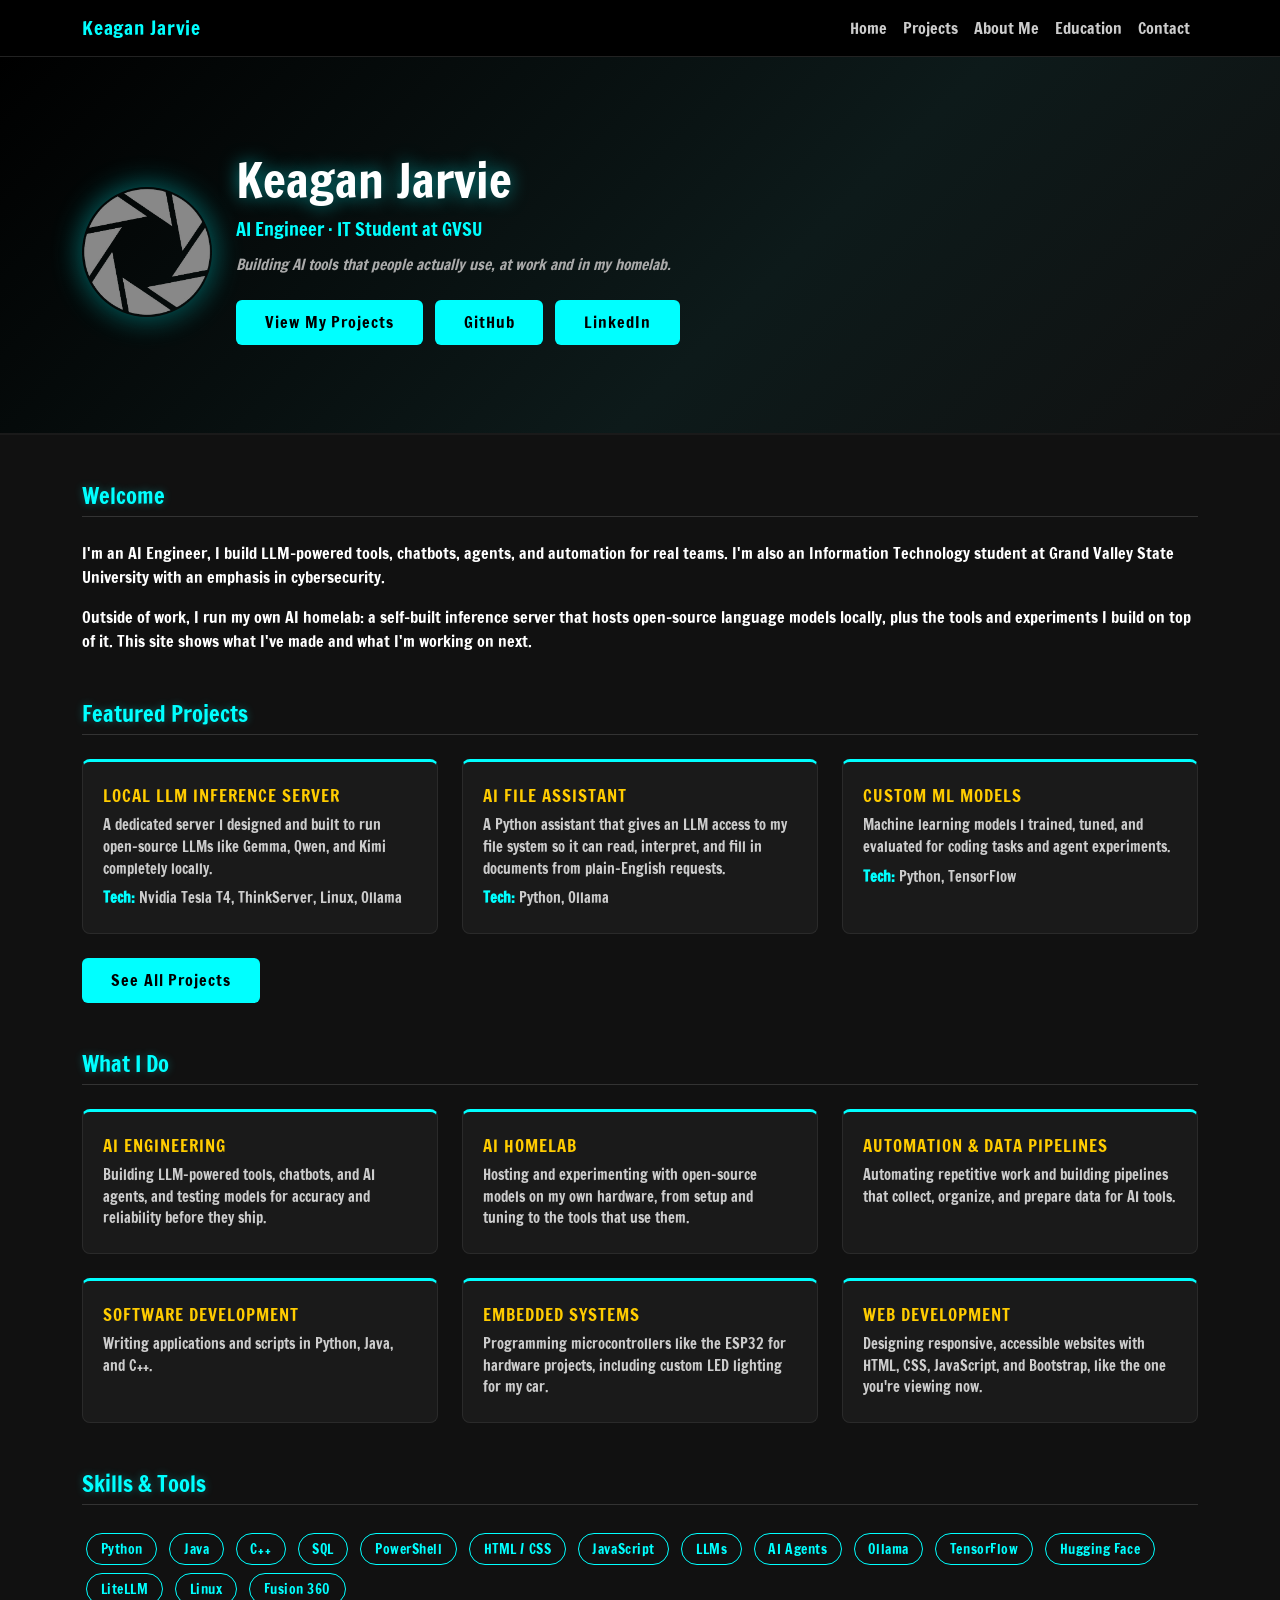
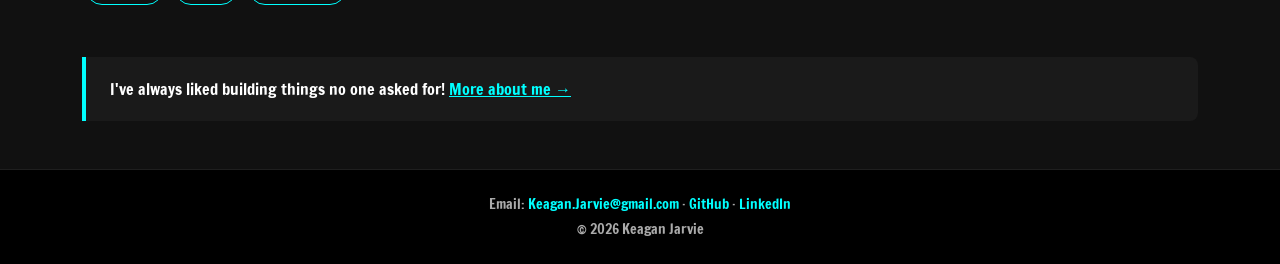
<file: index.html>
<!doctype html>

<!-- Keagan Jarvie, index.html | Updated 11/17/2026 -->

<html lang="en">
  <head>
    <meta charset="utf-8">
    <meta name="viewport" content="width=device-width, initial-scale=1">
    <meta name="description" content="Keagan Jarvie – AI Engineer at Dematic and IT student at Grand Valley State University. Portfolio of LLM tools, AI agents, and a self-hosted AI homelab.">
    <title>Keagan Jarvie | AI Engineer &amp; IT Student</title>

    <link href="https://cdn.jsdelivr.net/npm/bootstrap@5.3.3/dist/css/bootstrap.min.css" rel="stylesheet" integrity="sha384-QWTKZyjpPEjISv5WaRU9OFeRpok6YctnYmDr5pNlyT2bRjXh0JMhjY6hW+ALEwIH" crossorigin="anonymous">
    <link rel="preconnect" href="https://fonts.googleapis.com">
    <link rel="preconnect" href="https://fonts.gstatic.com" crossorigin>
    <link href="https://fonts.googleapis.com/css2?family=Francois+One&family=Roboto+Slab:wght@100..900&display=swap" rel="stylesheet">
    <link rel="stylesheet" href="css/styles.css">
  </head>
  <body>

    <nav class="navbar navbar-expand-md fixed-top">
      <div class="container">
        <a class="navbar-brand" href="index.html">Keagan Jarvie</a>

        <button class="navbar-toggler" type="button"
                data-bs-toggle="collapse" data-bs-target="#navbarMain"
                aria-controls="navbarMain" aria-expanded="false"
                aria-label="Toggle navigation">
          <span class="navbar-toggler-icon"></span>
        </button>

        <div class="collapse navbar-collapse" id="navbarMain">
          <ul class="navbar-nav ms-auto">
            <li class="nav-item"><a class="nav-link active" aria-current="page" href="index.html">Home</a></li>
            <li class="nav-item"><a class="nav-link" href="projects.html">Projects</a></li>
            <li class="nav-item"><a class="nav-link" href="about.html">About Me</a></li>
            <li class="nav-item"><a class="nav-link" href="education.html">Education</a></li>
            <li class="nav-item"><a class="nav-link" href="contact.html">Contact</a></li>
          </ul>
        </div>
      </div>
    </nav>

    <header class="hero">
      <div class="container">
        <div class="row align-items-center g-4">

          <div class="col-md-auto text-center">
            <img src="images/aperture_transparent.png"
                 alt="Photo of Keagan Jarvie"
                 class="profile-img img-fluid">
          </div>

          <div class="col-md">
            <h1>Keagan Jarvie</h1>
            <p class="subtitle">AI Engineer &middot; IT Student at GVSU</p>
            <p class="tagline">Building AI tools that people actually use, at work and in my homelab.</p>
            <a href="projects.html" class="btn btn-hero me-2 mb-2">View My Projects</a>
            <a href="https://github.com/Ktjarv" class="btn btn-hero me-2 mb-2" target="_blank" rel="noopener">GitHub</a>
            <a href="https://www.linkedin.com/in/keagan-jarvie" class="btn btn-hero mb-2" target="_blank" rel="noopener">LinkedIn</a>
          </div>

        </div>
      </div>
    </header>

    <main class="container my-5">

      <section class="mb-5">
        <h2 class="section-heading">Welcome</h2>
        <p>
          I'm an AI Engineer,  I build LLM-powered tools, chatbots,
          agents, and automation for real teams. I'm also an Information Technology
          student at Grand Valley State University with an emphasis in cybersecurity.
        </p>
        <p>
          Outside of work, I run my own AI homelab: a self-built inference server that
          hosts open-source language models locally, plus the tools and experiments I
          build on top of it. This site shows what I've made and what I'm working on next.
        </p>
      </section>

      <section class="mb-5">
        <h2 class="section-heading">Featured Projects</h2>
        <div class="row g-4">

          <div class="col-md-4">
            <div class="feature-card">
              <h3>Local LLM Inference Server</h3>
              <p>A dedicated server I designed and built to run open-source LLMs like Gemma, Qwen, and Kimi completely locally.</p>
              <p class="mt-2"><strong style="color: var(--cyan);">Tech:</strong> Nvidia Tesla T4, ThinkServer, Linux, Ollama</p>
            </div>
          </div>

          <div class="col-md-4">
            <div class="feature-card">
              <h3>AI File Assistant</h3>
              <p>A Python assistant that gives an LLM access to my file system so it can read, interpret, and fill in documents from plain-English requests.</p>
              <p class="mt-2"><strong style="color: var(--cyan);">Tech:</strong> Python, Ollama</p>
            </div>
          </div>

          <div class="col-md-4">
            <div class="feature-card">
              <h3>Custom ML Models</h3>
              <p>Machine learning models I trained, tuned, and evaluated for coding tasks and agent experiments.</p>
              <p class="mt-2"><strong style="color: var(--cyan);">Tech:</strong> Python, TensorFlow</p>
            </div>
          </div>

        </div>
        <p class="mt-4 mb-0"><a href="projects.html" class="btn btn-hero">See All Projects</a></p>
      </section>

      <section class="mb-5">
        <h2 class="section-heading">What I Do</h2>
        <div class="row g-4">

          <div class="col-sm-6 col-lg-4">
            <div class="feature-card">
              <h3>AI Engineering</h3>
              <p>Building LLM-powered tools, chatbots, and AI agents, and testing models for accuracy and reliability before they ship.</p>
            </div>
          </div>

          <div class="col-sm-6 col-lg-4">
            <div class="feature-card">
              <h3>AI Homelab</h3>
              <p>Hosting and experimenting with open-source models on my own hardware, from setup and tuning to the tools that use them.</p>
            </div>
          </div>

          <div class="col-sm-6 col-lg-4">
            <div class="feature-card">
              <h3>Automation &amp; Data Pipelines</h3>
              <p>Automating repetitive work and building pipelines that collect, organize, and prepare data for AI tools.</p>
            </div>
          </div>

          <div class="col-sm-6 col-lg-4">
            <div class="feature-card">
              <h3>Software Development</h3>
              <p>Writing applications and scripts in Python, Java, and C++.</p>
            </div>
          </div>

          <div class="col-sm-6 col-lg-4">
            <div class="feature-card">
              <h3>Embedded Systems</h3>
              <p>Programming microcontrollers like the ESP32 for hardware projects, including custom LED lighting for my car.</p>
            </div>
          </div>

          <div class="col-sm-6 col-lg-4">
            <div class="feature-card">
              <h3>Web Development</h3>
              <p>Designing responsive, accessible websites with HTML, CSS, JavaScript, and Bootstrap, like the one you're viewing now.</p>
            </div>
          </div>

        </div>
      </section>

      <section class="mb-5">
        <h2 class="section-heading">Skills &amp; Tools</h2>
        <div>
          <span class="skill-badge">Python</span>
          <span class="skill-badge">Java</span>
          <span class="skill-badge">C++</span>
          <span class="skill-badge">SQL</span>
          <span class="skill-badge">PowerShell</span>
          <span class="skill-badge">HTML / CSS</span>
          <span class="skill-badge">JavaScript</span>
          <span class="skill-badge">LLMs</span>
          <span class="skill-badge">AI Agents</span>
          <span class="skill-badge">Ollama</span>
          <span class="skill-badge">TensorFlow</span>
          <span class="skill-badge">Hugging Face</span>
          <span class="skill-badge">LiteLLM</span>
          <span class="skill-badge">Linux</span>
          <span class="skill-badge">Fusion 360</span>
        </div>
      </section>

      <section class="mb-5">
        <div class="about-strip">
          <p class="mb-0">
            I've always liked building things no one asked for!
            <a href="about.html" style="color: var(--cyan);">More about me &rarr;</a>
          </p>
        </div>
      </section>

    </main>

    <footer class="text-center py-4">
      <div class="container">
        <p class="mb-1">
          Email: <a href="mailto:Keagan.Jarvie@gmail.com">Keagan.Jarvie@gmail.com</a>
          &middot; <a href="https://github.com/Ktjarv" target="_blank" rel="noopener">GitHub</a>
          &middot; <a href="https://www.linkedin.com/in/keagan-jarvie" target="_blank" rel="noopener">LinkedIn</a>
        </p>
        <p class="mb-0">&copy; 2026 Keagan Jarvie</p>
      </div>
    </footer>

    <script src="https://cdn.jsdelivr.net/npm/bootstrap@5.3.3/dist/js/bootstrap.bundle.min.js" integrity="sha384-YvpcrYf0tY3lHB60NNkmXc4s9bIOgUxi8T/jzmUiR2gXShAQX0C4KlHowRXjzjNA" crossorigin="anonymous"></script>
    <script src="scripts/script.js"></script>

  </body>
</html>
</file>
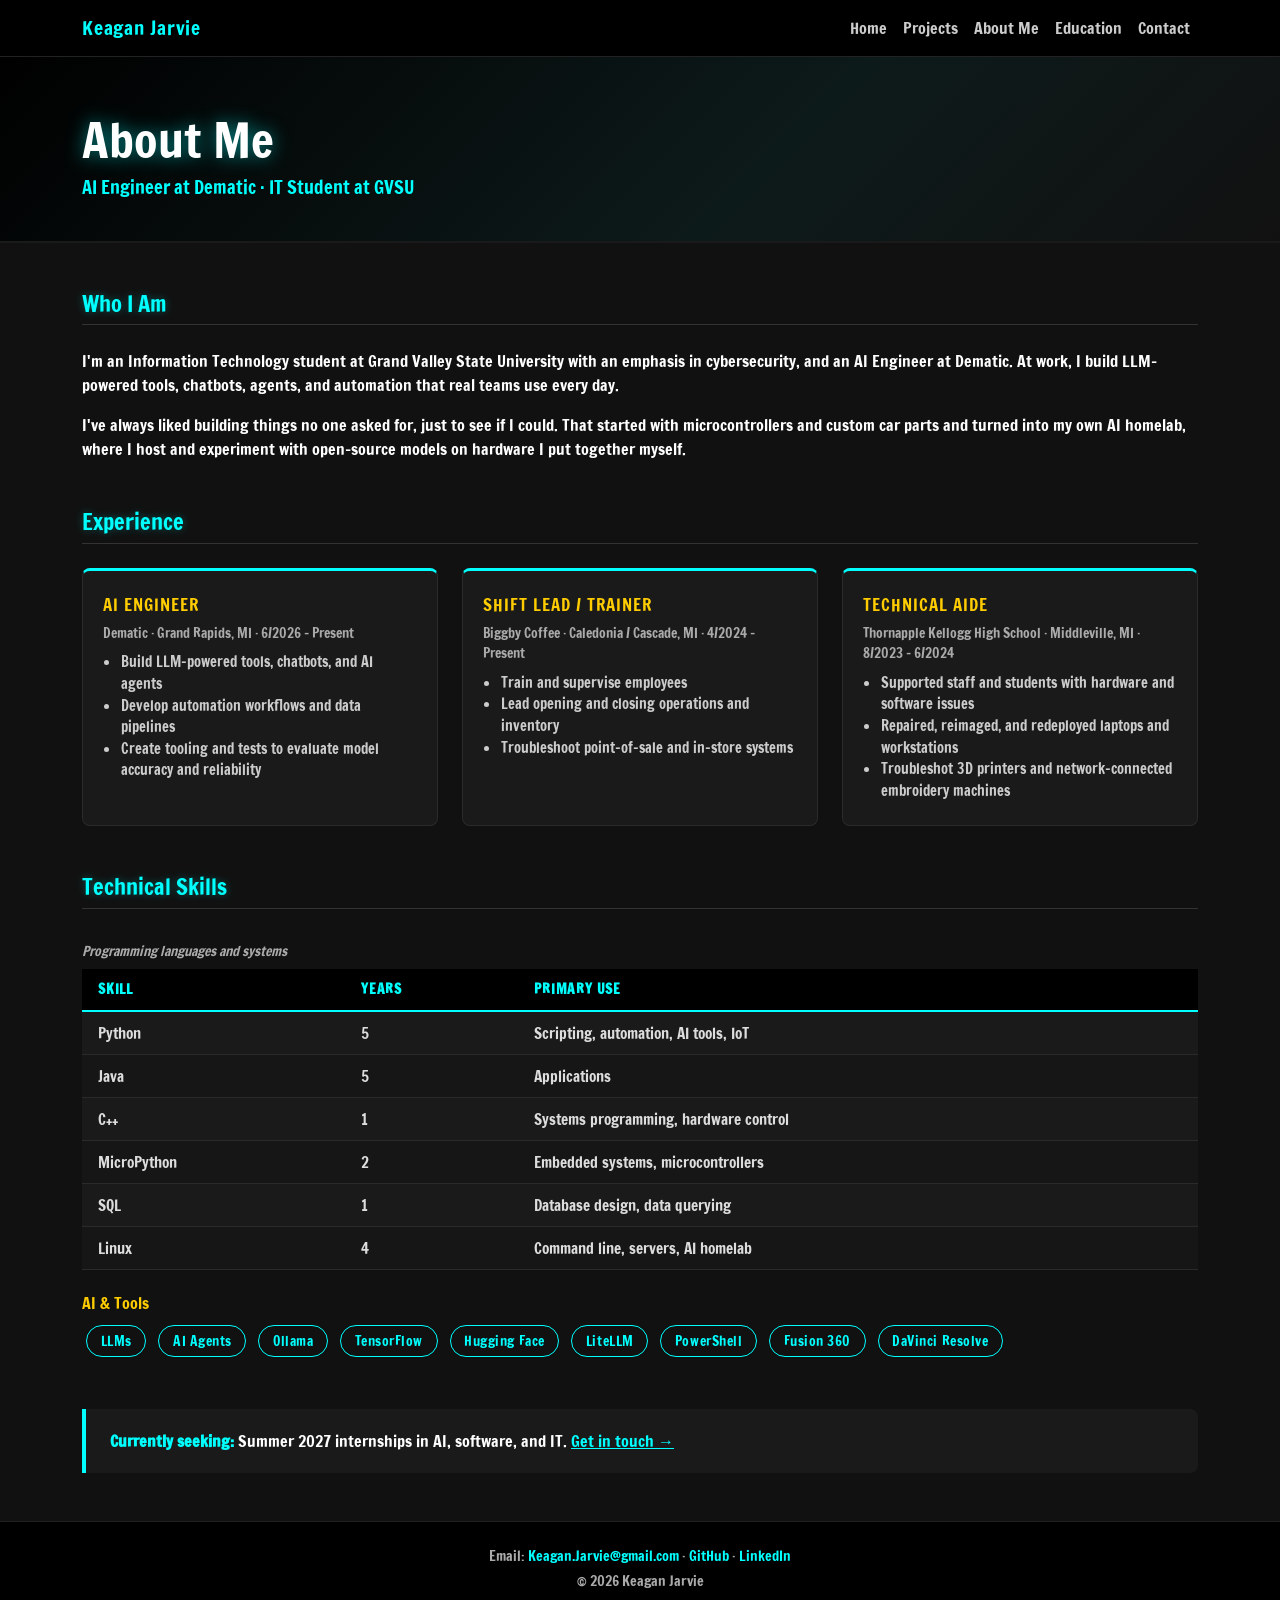
<file: about.html>
<!doctype html>

<!-- Keagan Jarvie, about.html | Updated 11/17/2026 -->

<html lang="en">
  <head>
    <meta charset="utf-8">
    <meta name="viewport" content="width=device-width, initial-scale=1">
    <meta name="description" content="About Keagan Jarvie: AI Engineer at Dematic and Information Technology student at Grand Valley State University.">
    <title>About Me | Keagan Jarvie</title>

    <link href="https://cdn.jsdelivr.net/npm/bootstrap@5.3.3/dist/css/bootstrap.min.css" rel="stylesheet" integrity="sha384-QWTKZyjpPEjISv5WaRU9OFeRpok6YctnYmDr5pNlyT2bRjXh0JMhjY6hW+ALEwIH" crossorigin="anonymous">
    <link rel="preconnect" href="https://fonts.googleapis.com">
    <link rel="preconnect" href="https://fonts.gstatic.com" crossorigin>
    <link href="https://fonts.googleapis.com/css2?family=Francois+One&family=Roboto+Slab:wght@100..900&display=swap" rel="stylesheet">
    <link rel="stylesheet" href="css/styles.css">
  </head>
  <body>

    <nav class="navbar navbar-expand-md fixed-top">
      <div class="container">
        <a class="navbar-brand" href="index.html">Keagan Jarvie</a>

        <button class="navbar-toggler" type="button"
                data-bs-toggle="collapse" data-bs-target="#navbarMain"
                aria-controls="navbarMain" aria-expanded="false"
                aria-label="Toggle navigation">
          <span class="navbar-toggler-icon"></span>
        </button>

        <div class="collapse navbar-collapse" id="navbarMain">
          <ul class="navbar-nav ms-auto">
            <li class="nav-item"><a class="nav-link" href="index.html">Home</a></li>
            <li class="nav-item"><a class="nav-link" href="projects.html">Projects</a></li>
            <li class="nav-item"><a class="nav-link active" aria-current="page" href="about.html">About Me</a></li>
            <li class="nav-item"><a class="nav-link" href="education.html">Education</a></li>
            <li class="nav-item"><a class="nav-link" href="contact.html">Contact</a></li>
          </ul>
        </div>
      </div>
    </nav>

    <header class="hero page-hero">
      <div class="container">
        <h1>About Me</h1>
        <p class="subtitle mb-0">AI Engineer at Dematic &middot; IT Student at GVSU</p>
      </div>
    </header>

    <main class="container my-5">
      <section class="mb-5">
        <h2 class="section-heading">Who I Am</h2>
        <p>
          I'm an Information Technology student at Grand Valley State University with an emphasis in
          cybersecurity, and an AI Engineer at Dematic. At work, I build LLM-powered tools, chatbots,
          agents, and automation that real teams use every day.
        </p>
        <p>
          I've always liked building things no one asked for, just to see if I could. That started with
          microcontrollers and custom car parts and turned into my own AI homelab, where I host and
          experiment with open-source models on hardware I put together myself.
        </p>
      </section>

      <section class="mb-5">
        <h2 class="section-heading">Experience</h2>
        <div class="row g-4">
          <div class="col-md-6 col-lg-4">
            <div class="feature-card">
              <h3>AI Engineer</h3>
              <p class="meta">Dematic &middot; Grand Rapids, MI &middot; 6/2026 &ndash; Present</p>
              <ul>
                <li>Build LLM-powered tools, chatbots, and AI agents</li>
                <li>Develop automation workflows and data pipelines</li>
                <li>Create tooling and tests to evaluate model accuracy and reliability</li>
              </ul>
            </div>
          </div>

          <div class="col-md-6 col-lg-4">
            <div class="feature-card">
              <h3>Shift Lead / Trainer</h3>
              <p class="meta">Biggby Coffee &middot; Caledonia / Cascade, MI &middot; 4/2024 &ndash; Present</p>
              <ul>
                <li>Train and supervise employees</li>
                <li>Lead opening and closing operations and inventory</li>
                <li>Troubleshoot point-of-sale and in-store systems</li>
              </ul>
            </div>
          </div>

          <div class="col-md-6 col-lg-4">
            <div class="feature-card">
              <h3>Technical Aide</h3>
              <p class="meta">Thornapple Kellogg High School &middot; Middleville, MI &middot; 8/2023 &ndash; 6/2024</p>
              <ul>
                <li>Supported staff and students with hardware and software issues</li>
                <li>Repaired, reimaged, and redeployed laptops and workstations</li>
                <li>Troubleshot 3D printers and network-connected embroidery machines</li>
              </ul>
            </div>
          </div>
        </div>
      </section>

      <section class="mb-5">
        <h2 class="section-heading">Technical Skills</h2>
        <div class="table-responsive">
          <table class="skills-table">
            <caption>Programming languages and systems</caption>
            <thead>
              <tr><th scope="col">Skill</th><th scope="col">Years</th><th scope="col">Primary Use</th></tr>
            </thead>
            <tbody>
              <tr><td>Python</td><td>5</td><td>Scripting, automation, AI tools, IoT</td></tr>
              <tr><td>Java</td><td>5</td><td>Applications</td></tr>
              <tr><td>C++</td><td>1</td><td>Systems programming, hardware control</td></tr>
              <tr><td>MicroPython</td><td>2</td><td>Embedded systems, microcontrollers</td></tr>
              <tr><td>SQL</td><td>1</td><td>Database design, data querying</td></tr>
              <tr><td>Linux</td><td>4</td><td>Command line, servers, AI homelab</td></tr>
            </tbody>
          </table>
        </div>
        <h3 class="h6 mt-4 mb-2" style="color: var(--gold);">AI &amp; Tools</h3>
        <div>
          <span class="skill-badge">LLMs</span>
          <span class="skill-badge">AI Agents</span>
          <span class="skill-badge">Ollama</span>
          <span class="skill-badge">TensorFlow</span>
          <span class="skill-badge">Hugging Face</span>
          <span class="skill-badge">LiteLLM</span>
          <span class="skill-badge">PowerShell</span>
          <span class="skill-badge">Fusion 360</span>
          <span class="skill-badge">DaVinci Resolve</span>
        </div>
      </section>

      <section class="mb-5">
        <div class="about-strip">
          <p class="mb-0"><strong style="color: var(--cyan);">Currently seeking:</strong>
          Summer 2027 internships in AI, software, and IT. <a href="contact.html">Get in touch &rarr;</a></p>
        </div>
      </section>
    </main>

    <footer class="text-center py-4">
      <div class="container">
        <p class="mb-1">
          Email: <a href="mailto:Keagan.Jarvie@gmail.com">Keagan.Jarvie@gmail.com</a>
          &middot; <a href="https://github.com/Ktjarv" target="_blank" rel="noopener">GitHub</a>
          &middot; <a href="https://www.linkedin.com/in/keagan-jarvie" target="_blank" rel="noopener">LinkedIn</a>
        </p>
        <p class="mb-0">&copy; 2026 Keagan Jarvie</p>
      </div>
    </footer>

    <script src="https://cdn.jsdelivr.net/npm/bootstrap@5.3.3/dist/js/bootstrap.bundle.min.js" integrity="sha384-YvpcrYf0tY3lHB60NNkmXc4s9bIOgUxi8T/jzmUiR2gXShAQX0C4KlHowRXjzjNA" crossorigin="anonymous"></script>
    <script src="scripts/script.js"></script>

  </body>
</html>
</file>
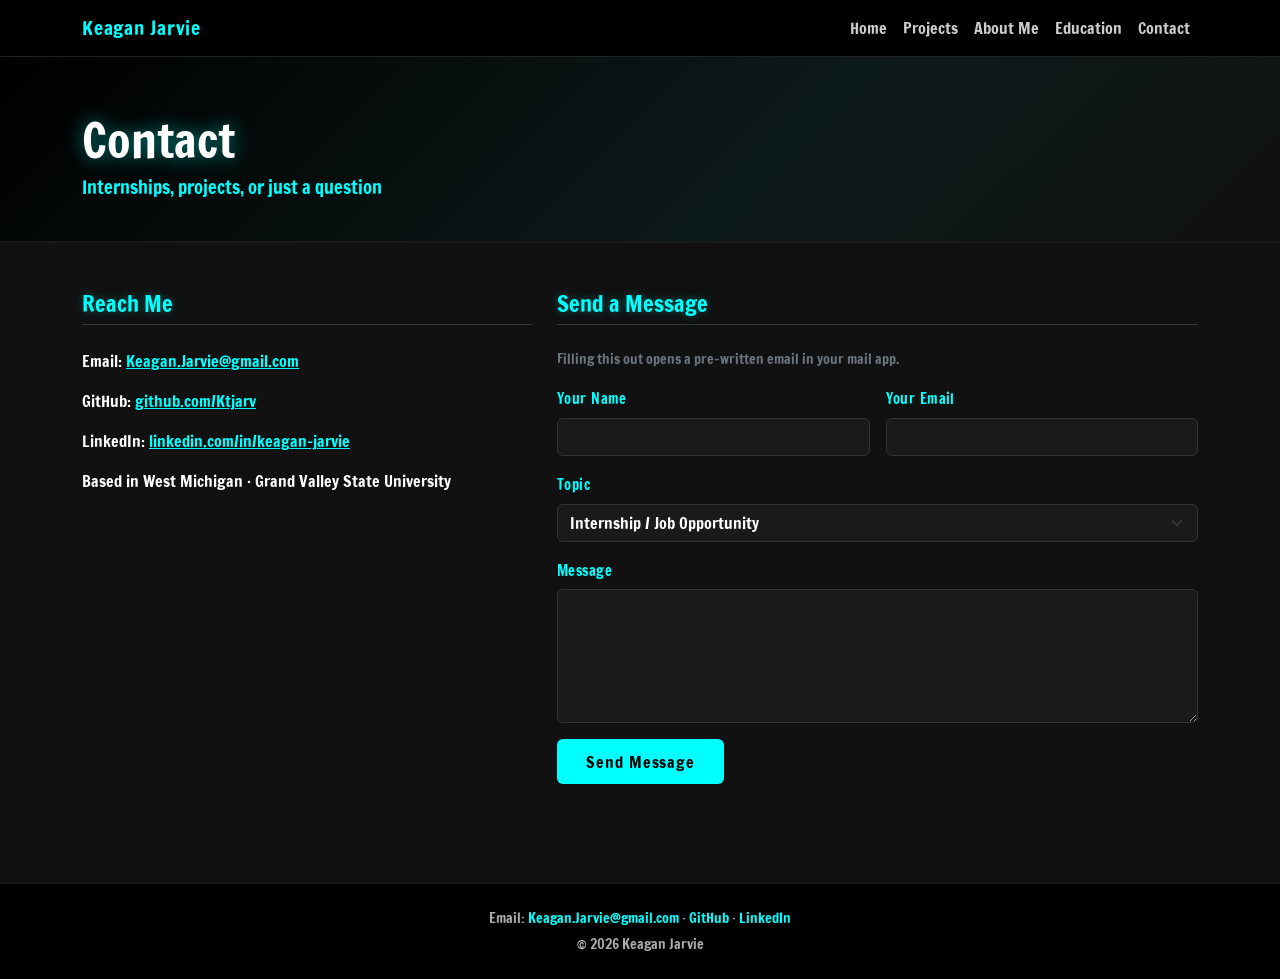
<file: contact.html>
<!doctype html>

<!-- Keagan Jarvie, contact.html | Updated 11/17/2026 -->

<html lang="en">
  <head>
    <meta charset="utf-8">
    <meta name="viewport" content="width=device-width, initial-scale=1">
    <meta name="description" content="Contact Keagan Jarvie about internships, projects, or collaboration.">
    <title>Contact | Keagan Jarvie</title>

    <link href="https://cdn.jsdelivr.net/npm/bootstrap@5.3.3/dist/css/bootstrap.min.css" rel="stylesheet" integrity="sha384-QWTKZyjpPEjISv5WaRU9OFeRpok6YctnYmDr5pNlyT2bRjXh0JMhjY6hW+ALEwIH" crossorigin="anonymous">
    <link rel="preconnect" href="https://fonts.googleapis.com">
    <link rel="preconnect" href="https://fonts.gstatic.com" crossorigin>
    <link href="https://fonts.googleapis.com/css2?family=Francois+One&family=Roboto+Slab:wght@100..900&display=swap" rel="stylesheet">
    <link rel="stylesheet" href="css/styles.css">
  </head>
  <body>

    <nav class="navbar navbar-expand-md fixed-top">
      <div class="container">
        <a class="navbar-brand" href="index.html">Keagan Jarvie</a>

        <button class="navbar-toggler" type="button"
                data-bs-toggle="collapse" data-bs-target="#navbarMain"
                aria-controls="navbarMain" aria-expanded="false"
                aria-label="Toggle navigation">
          <span class="navbar-toggler-icon"></span>
        </button>

        <div class="collapse navbar-collapse" id="navbarMain">
          <ul class="navbar-nav ms-auto">
            <li class="nav-item"><a class="nav-link" href="index.html">Home</a></li>
            <li class="nav-item"><a class="nav-link" href="projects.html">Projects</a></li>
            <li class="nav-item"><a class="nav-link" href="about.html">About Me</a></li>
            <li class="nav-item"><a class="nav-link" href="education.html">Education</a></li>
            <li class="nav-item"><a class="nav-link active" aria-current="page" href="contact.html">Contact</a></li>
          </ul>
        </div>
      </div>
    </nav>

    <header class="hero page-hero">
      <div class="container">
        <h1>Contact</h1>
        <p class="subtitle mb-0">Internships, projects, or just a question</p>
      </div>
    </header>

    <main class="container my-5">
      <section class="mb-5">
        <div class="row g-4">
          <div class="col-md-5">
            <h2 class="section-heading">Reach Me</h2>
            <p>Email: <a href="mailto:Keagan.Jarvie@gmail.com">Keagan.Jarvie@gmail.com</a></p>
            <p>GitHub: <a href="https://github.com/Ktjarv" target="_blank" rel="noopener">github.com/Ktjarv</a></p>
            <p>LinkedIn: <a href="https://www.linkedin.com/in/keagan-jarvie" target="_blank" rel="noopener">linkedin.com/in/keagan-jarvie</a></p>
            <p>Based in West Michigan &middot; Grand Valley State University</p>
            <iframe class="map"
              src="https://www.google.com/maps/embed?pb=!1m18!1m12!1m3!1d3775.044284324735!2d-85.8890404!3d42.9641221!2m3!1f0!2f0!3f0!3m2!1i1024!2i768!4f13.1!3m3!1m2!1s0x8819a31f0c9d398f%3A0xea0367b3e0ec32fa!2sGrand%20Valley%20State%20University!5e1!3m2!1sen!2sus!4v1770075858535!5m2!1sen!2sus"
              allowfullscreen loading="lazy" title="Map of Grand Valley State University"></iframe>
          </div>

          <div class="col-md-7">
            <h2 class="section-heading">Send a Message</h2>
            <p class="text-secondary small">Filling this out opens a pre-written email in your mail app.</p>
            <form id="inquiry-form" class="inquiry-form row g-3">
              <div class="col-sm-6">
                <label for="full-name" class="form-label">Your Name</label>
                <input type="text" class="form-control" id="full-name" name="full-name" required>
              </div>
              <div class="col-sm-6">
                <label for="email-addr" class="form-label">Your Email</label>
                <input type="email" class="form-control" id="email-addr" name="email-addr" required>
              </div>
              <div class="col-12">
                <label for="topic" class="form-label">Topic</label>
                <select class="form-select" id="topic" name="topic">
                  <option value="Internship / Job Opportunity">Internship / Job Opportunity</option>
                  <option value="AI Project">AI Project</option>
                  <option value="Collaboration">Collaboration</option>
                  <option value="Other">Other</option>
                </select>
              </div>
              <div class="col-12">
                <label for="message" class="form-label">Message</label>
                <textarea class="form-control" id="message" name="message" rows="5" required></textarea>
              </div>
              <div class="col-12">
                <button type="submit" class="btn btn-hero">Send Message</button>
              </div>
            </form>
          </div>
        </div>
      </section>
    </main>

    <footer class="text-center py-4">
      <div class="container">
        <p class="mb-1">
          Email: <a href="mailto:Keagan.Jarvie@gmail.com">Keagan.Jarvie@gmail.com</a>
          &middot; <a href="https://github.com/Ktjarv" target="_blank" rel="noopener">GitHub</a>
          &middot; <a href="https://www.linkedin.com/in/keagan-jarvie" target="_blank" rel="noopener">LinkedIn</a>
        </p>
        <p class="mb-0">&copy; 2026 Keagan Jarvie</p>
      </div>
    </footer>

    <script src="https://cdn.jsdelivr.net/npm/bootstrap@5.3.3/dist/js/bootstrap.bundle.min.js" integrity="sha384-YvpcrYf0tY3lHB60NNkmXc4s9bIOgUxi8T/jzmUiR2gXShAQX0C4KlHowRXjzjNA" crossorigin="anonymous"></script>
    <script src="scripts/script.js"></script>

  </body>
</html>
</file>
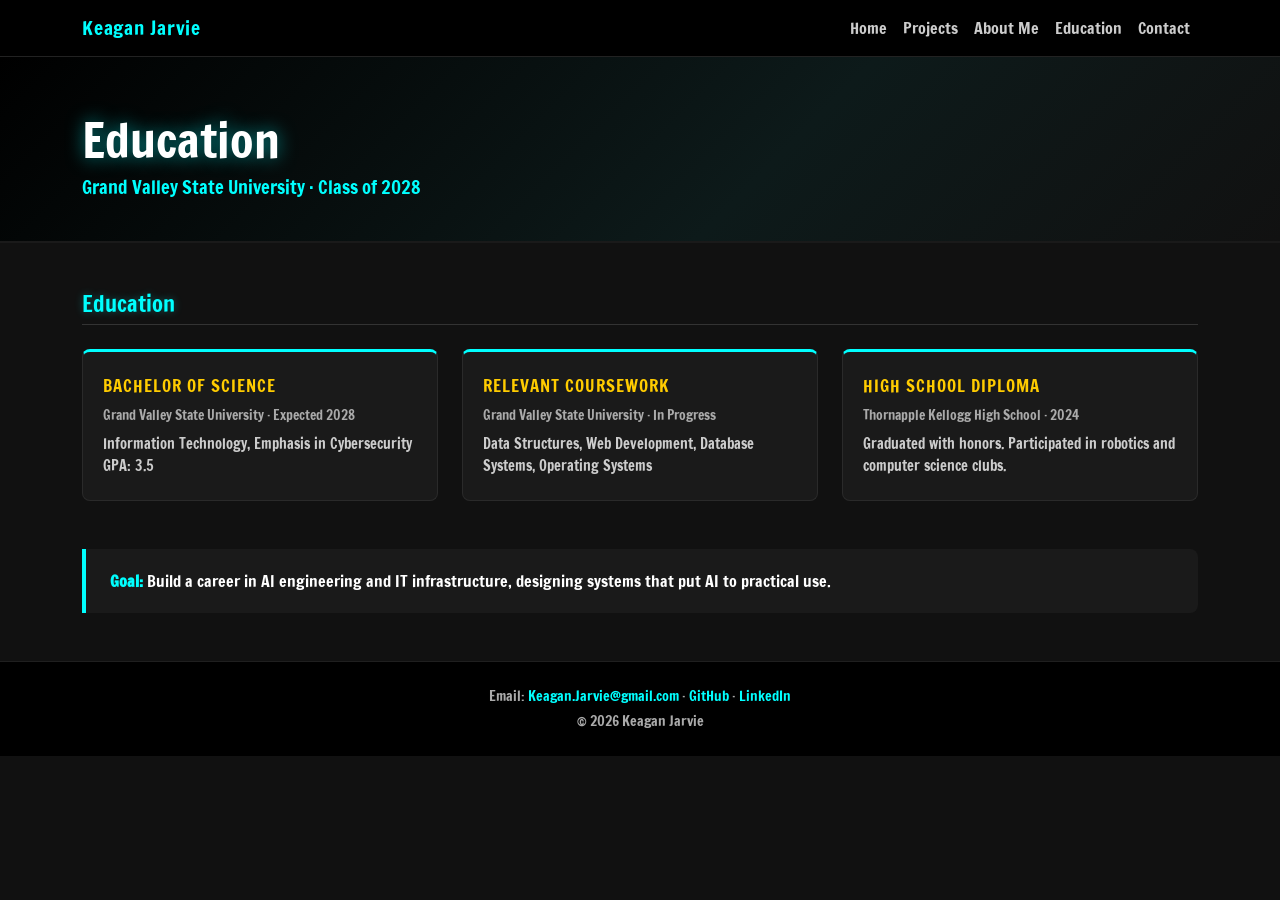
<file: education.html>
<!doctype html>

<!-- Keagan Jarvie, education.html | Updated 11/17/2026 -->

<html lang="en">
  <head>
    <meta charset="utf-8">
    <meta name="viewport" content="width=device-width, initial-scale=1">
    <meta name="description" content="Education of Keagan Jarvie: B.S. Information Technology, Grand Valley State University.">
    <title>Education | Keagan Jarvie</title>

    <link href="https://cdn.jsdelivr.net/npm/bootstrap@5.3.3/dist/css/bootstrap.min.css" rel="stylesheet" integrity="sha384-QWTKZyjpPEjISv5WaRU9OFeRpok6YctnYmDr5pNlyT2bRjXh0JMhjY6hW+ALEwIH" crossorigin="anonymous">
    <link rel="preconnect" href="https://fonts.googleapis.com">
    <link rel="preconnect" href="https://fonts.gstatic.com" crossorigin>
    <link href="https://fonts.googleapis.com/css2?family=Francois+One&family=Roboto+Slab:wght@100..900&display=swap" rel="stylesheet">
    <link rel="stylesheet" href="css/styles.css">
  </head>
  <body>

    <nav class="navbar navbar-expand-md fixed-top">
      <div class="container">
        <a class="navbar-brand" href="index.html">Keagan Jarvie</a>

        <button class="navbar-toggler" type="button"
                data-bs-toggle="collapse" data-bs-target="#navbarMain"
                aria-controls="navbarMain" aria-expanded="false"
                aria-label="Toggle navigation">
          <span class="navbar-toggler-icon"></span>
        </button>

        <div class="collapse navbar-collapse" id="navbarMain">
          <ul class="navbar-nav ms-auto">
            <li class="nav-item"><a class="nav-link" href="index.html">Home</a></li>
            <li class="nav-item"><a class="nav-link" href="projects.html">Projects</a></li>
            <li class="nav-item"><a class="nav-link" href="about.html">About Me</a></li>
            <li class="nav-item"><a class="nav-link active" aria-current="page" href="education.html">Education</a></li>
            <li class="nav-item"><a class="nav-link" href="contact.html">Contact</a></li>
          </ul>
        </div>
      </div>
    </nav>

    <header class="hero page-hero">
      <div class="container">
        <h1>Education</h1>
        <p class="subtitle mb-0">Grand Valley State University &middot; Class of 2028</p>
      </div>
    </header>

    <main class="container my-5">
      <section class="mb-5">
        <h2 class="section-heading">Education</h2>
        <div class="row g-4">
          <div class="col-md-6 col-lg-4">
            <div class="feature-card">
              <h3>Bachelor of Science</h3>
              <p class="meta">Grand Valley State University &middot; Expected 2028</p>
              <p>Information Technology, Emphasis in Cybersecurity<br>GPA: 3.5</p>
            </div>
          </div>

          <div class="col-md-6 col-lg-4">
            <div class="feature-card">
              <h3>Relevant Coursework</h3>
              <p class="meta">Grand Valley State University &middot; In Progress</p>
              <p>Data Structures, Web Development, Database Systems, Operating Systems</p>
            </div>
          </div>

          <div class="col-md-6 col-lg-4">
            <div class="feature-card">
              <h3>High School Diploma</h3>
              <p class="meta">Thornapple Kellogg High School &middot; 2024</p>
              <p>Graduated with honors. Participated in robotics and computer science clubs.</p>
            </div>
          </div>
        </div>
      </section>

      <section class="mb-5">
        <div class="about-strip">
          <p class="mb-0"><strong style="color: var(--cyan);">Goal:</strong>
          Build a career in AI engineering and IT infrastructure, designing systems that put AI to practical use.</p>
        </div>
      </section>
    </main>

    <footer class="text-center py-4">
      <div class="container">
        <p class="mb-1">
          Email: <a href="mailto:Keagan.Jarvie@gmail.com">Keagan.Jarvie@gmail.com</a>
          &middot; <a href="https://github.com/Ktjarv" target="_blank" rel="noopener">GitHub</a>
          &middot; <a href="https://www.linkedin.com/in/keagan-jarvie" target="_blank" rel="noopener">LinkedIn</a>
        </p>
        <p class="mb-0">&copy; 2026 Keagan Jarvie</p>
      </div>
    </footer>

    <script src="https://cdn.jsdelivr.net/npm/bootstrap@5.3.3/dist/js/bootstrap.bundle.min.js" integrity="sha384-YvpcrYf0tY3lHB60NNkmXc4s9bIOgUxi8T/jzmUiR2gXShAQX0C4KlHowRXjzjNA" crossorigin="anonymous"></script>
    <script src="scripts/script.js"></script>

  </body>
</html>
</file>
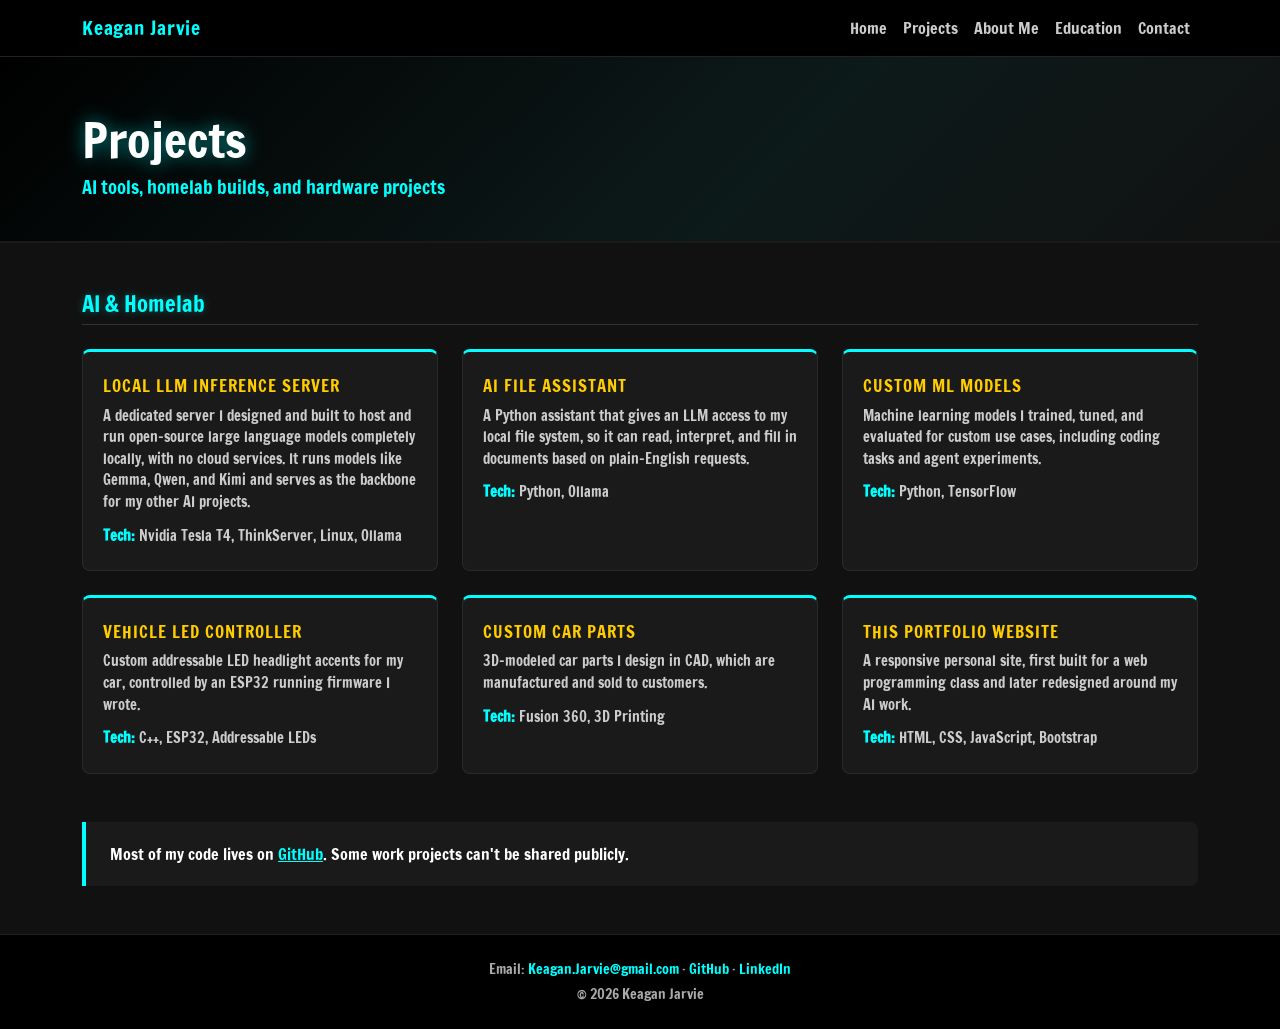
<file: projects.html>
<!doctype html>

<!-- Keagan Jarvie, projects.html | Updated 11/17/2026 -->

<html lang="en">
  <head>
    <meta charset="utf-8">
    <meta name="viewport" content="width=device-width, initial-scale=1">
    <meta name="description" content="AI and engineering projects by Keagan Jarvie: a local LLM inference server, an AI file assistant, custom ML models, and more.">
    <title>Projects | Keagan Jarvie</title>

    <link href="https://cdn.jsdelivr.net/npm/bootstrap@5.3.3/dist/css/bootstrap.min.css" rel="stylesheet" integrity="sha384-QWTKZyjpPEjISv5WaRU9OFeRpok6YctnYmDr5pNlyT2bRjXh0JMhjY6hW+ALEwIH" crossorigin="anonymous">
    <link rel="preconnect" href="https://fonts.googleapis.com">
    <link rel="preconnect" href="https://fonts.gstatic.com" crossorigin>
    <link href="https://fonts.googleapis.com/css2?family=Francois+One&family=Roboto+Slab:wght@100..900&display=swap" rel="stylesheet">
    <link rel="stylesheet" href="css/styles.css">
  </head>
  <body>

    <nav class="navbar navbar-expand-md fixed-top">
      <div class="container">
        <a class="navbar-brand" href="index.html">Keagan Jarvie</a>

        <button class="navbar-toggler" type="button"
                data-bs-toggle="collapse" data-bs-target="#navbarMain"
                aria-controls="navbarMain" aria-expanded="false"
                aria-label="Toggle navigation">
          <span class="navbar-toggler-icon"></span>
        </button>

        <div class="collapse navbar-collapse" id="navbarMain">
          <ul class="navbar-nav ms-auto">
            <li class="nav-item"><a class="nav-link" href="index.html">Home</a></li>
            <li class="nav-item"><a class="nav-link active" aria-current="page" href="projects.html">Projects</a></li>
            <li class="nav-item"><a class="nav-link" href="about.html">About Me</a></li>
            <li class="nav-item"><a class="nav-link" href="education.html">Education</a></li>
            <li class="nav-item"><a class="nav-link" href="contact.html">Contact</a></li>
          </ul>
        </div>
      </div>
    </nav>

    <header class="hero page-hero">
      <div class="container">
        <h1>Projects</h1>
        <p class="subtitle mb-0">AI tools, homelab builds, and hardware projects</p>
      </div>
    </header>

    <main class="container my-5">
      <section class="mb-5">
        <h2 class="section-heading">AI &amp; Homelab</h2>
        <div class="row g-4">
          <div class="col-md-6 col-lg-4">
            <div class="feature-card">
              <h3>Local LLM Inference Server</h3>
              <p>A dedicated server I designed and built to host and run open-source large language models completely locally, with no cloud services. It runs models like Gemma, Qwen, and Kimi and serves as the backbone for my other AI projects.</p>
              <p class="tech"><strong>Tech:</strong> Nvidia Tesla T4, ThinkServer, Linux, Ollama</p>
            </div>
          </div>

          <div class="col-md-6 col-lg-4">
            <div class="feature-card">
              <h3>AI File Assistant</h3>
              <p>A Python assistant that gives an LLM access to my local file system, so it can read, interpret, and fill in documents based on plain-English requests.</p>
              <p class="tech"><strong>Tech:</strong> Python, Ollama</p>
            </div>
          </div>

          <div class="col-md-6 col-lg-4">
            <div class="feature-card">
              <h3>Custom ML Models</h3>
              <p>Machine learning models I trained, tuned, and evaluated for custom use cases, including coding tasks and agent experiments.</p>
              <p class="tech"><strong>Tech:</strong> Python, TensorFlow</p>
            </div>
          </div>

          <div class="col-md-6 col-lg-4">
            <div class="feature-card">
              <h3>Vehicle LED Controller</h3>
              <p>Custom addressable LED headlight accents for my car, controlled by an ESP32 running firmware I wrote.</p>
              <p class="tech"><strong>Tech:</strong> C++, ESP32, Addressable LEDs</p>
            </div>
          </div>

          <div class="col-md-6 col-lg-4">
            <div class="feature-card">
              <h3>Custom Car Parts</h3>
              <p>3D-modeled car parts I design in CAD, which are manufactured and sold to customers.</p>
              <p class="tech"><strong>Tech:</strong> Fusion 360, 3D Printing</p>
            </div>
          </div>

          <div class="col-md-6 col-lg-4">
            <div class="feature-card">
              <h3>This Portfolio Website</h3>
              <p>A responsive personal site, first built for a web programming class and later redesigned around my AI work.</p>
              <p class="tech"><strong>Tech:</strong> HTML, CSS, JavaScript, Bootstrap</p>
            </div>
          </div>
        </div>
      </section>

      <section class="mb-5">
        <div class="about-strip">
          <p class="mb-0">Most of my code lives on <a href="https://github.com/Ktjarv" target="_blank" rel="noopener">GitHub</a>. Some work projects can't be shared publicly.</p>
        </div>
      </section>
    </main>

    <footer class="text-center py-4">
      <div class="container">
        <p class="mb-1">
          Email: <a href="mailto:Keagan.Jarvie@gmail.com">Keagan.Jarvie@gmail.com</a>
          &middot; <a href="https://github.com/Ktjarv" target="_blank" rel="noopener">GitHub</a>
          &middot; <a href="https://www.linkedin.com/in/keagan-jarvie" target="_blank" rel="noopener">LinkedIn</a>
        </p>
        <p class="mb-0">&copy; 2026 Keagan Jarvie</p>
      </div>
    </footer>

    <script src="https://cdn.jsdelivr.net/npm/bootstrap@5.3.3/dist/js/bootstrap.bundle.min.js" integrity="sha384-YvpcrYf0tY3lHB60NNkmXc4s9bIOgUxi8T/jzmUiR2gXShAQX0C4KlHowRXjzjNA" crossorigin="anonymous"></script>
    <script src="scripts/script.js"></script>

  </body>
</html>
</file>
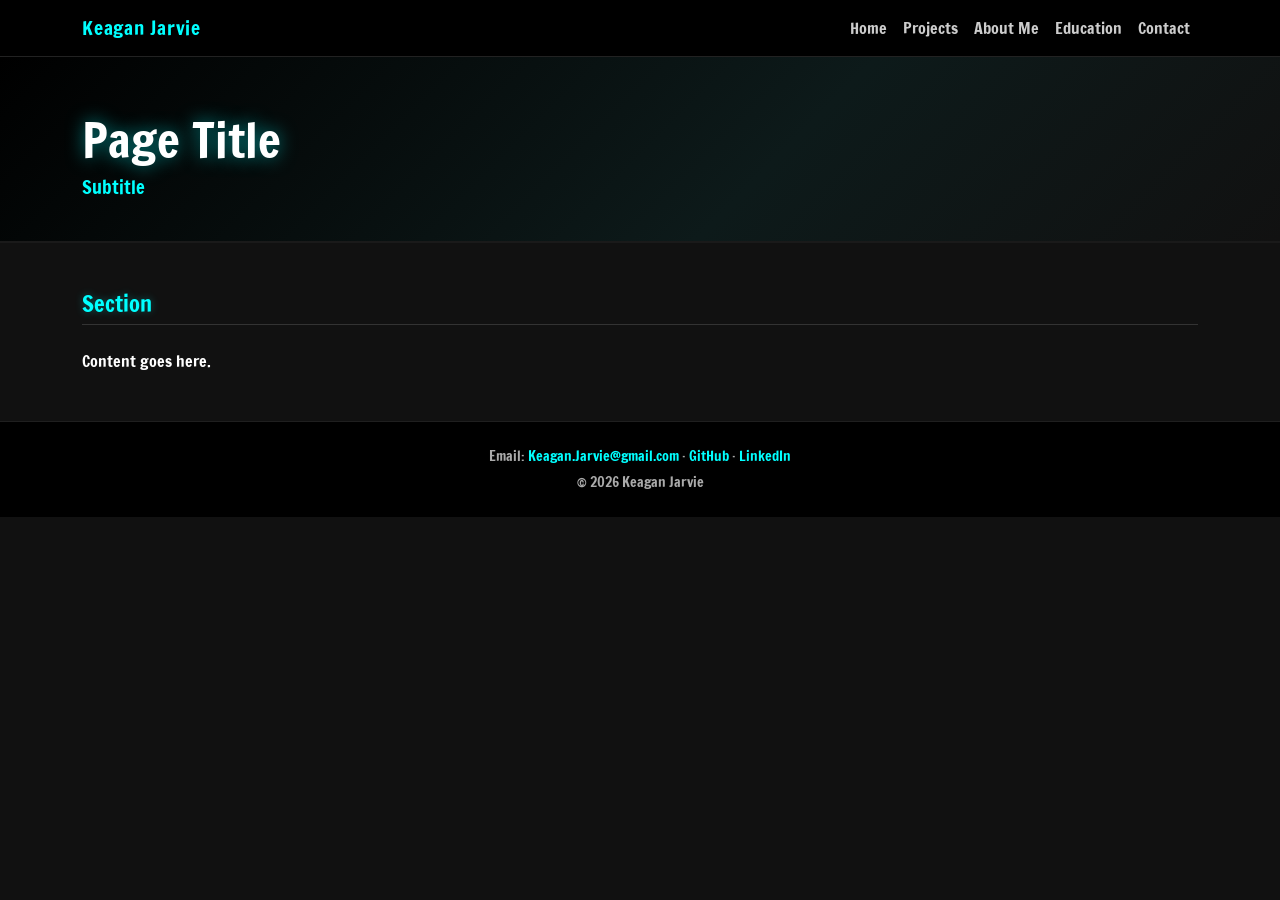
<file: template.html>
<!doctype html>

<!-- Keagan Jarvie, template.html | Updated 11/17/2026 -->

<html lang="en">
  <head>
    <meta charset="utf-8">
    <meta name="viewport" content="width=device-width, initial-scale=1">
    <meta name="description" content="Keagan Jarvie portfolio page.">
    <title>Keagan Jarvie | Portfolio</title>

    <link href="https://cdn.jsdelivr.net/npm/bootstrap@5.3.3/dist/css/bootstrap.min.css" rel="stylesheet" integrity="sha384-QWTKZyjpPEjISv5WaRU9OFeRpok6YctnYmDr5pNlyT2bRjXh0JMhjY6hW+ALEwIH" crossorigin="anonymous">
    <link rel="preconnect" href="https://fonts.googleapis.com">
    <link rel="preconnect" href="https://fonts.gstatic.com" crossorigin>
    <link href="https://fonts.googleapis.com/css2?family=Francois+One&family=Roboto+Slab:wght@100..900&display=swap" rel="stylesheet">
    <link rel="stylesheet" href="css/styles.css">
  </head>
  <body>

    <nav class="navbar navbar-expand-md fixed-top">
      <div class="container">
        <a class="navbar-brand" href="index.html">Keagan Jarvie</a>

        <button class="navbar-toggler" type="button"
                data-bs-toggle="collapse" data-bs-target="#navbarMain"
                aria-controls="navbarMain" aria-expanded="false"
                aria-label="Toggle navigation">
          <span class="navbar-toggler-icon"></span>
        </button>

        <div class="collapse navbar-collapse" id="navbarMain">
          <ul class="navbar-nav ms-auto">
            <li class="nav-item"><a class="nav-link" href="index.html">Home</a></li>
            <li class="nav-item"><a class="nav-link" href="projects.html">Projects</a></li>
            <li class="nav-item"><a class="nav-link" href="about.html">About Me</a></li>
            <li class="nav-item"><a class="nav-link" href="education.html">Education</a></li>
            <li class="nav-item"><a class="nav-link" href="contact.html">Contact</a></li>
          </ul>
        </div>
      </div>
    </nav>

    <header class="hero page-hero">
      <div class="container">
        <h1>Page Title</h1>
        <p class="subtitle mb-0">Subtitle</p>
      </div>
    </header>

    <main class="container my-5">
      <section class="mb-5">
        <h2 class="section-heading">Section</h2>
        <p>Content goes here.</p>
      </section>
    </main>

    <footer class="text-center py-4">
      <div class="container">
        <p class="mb-1">
          Email: <a href="mailto:Keagan.Jarvie@gmail.com">Keagan.Jarvie@gmail.com</a>
          &middot; <a href="https://github.com/Ktjarv" target="_blank" rel="noopener">GitHub</a>
          &middot; <a href="https://www.linkedin.com/in/keagan-jarvie" target="_blank" rel="noopener">LinkedIn</a>
        </p>
        <p class="mb-0">&copy; 2026 Keagan Jarvie</p>
      </div>
    </footer>

    <script src="https://cdn.jsdelivr.net/npm/bootstrap@5.3.3/dist/js/bootstrap.bundle.min.js" integrity="sha384-YvpcrYf0tY3lHB60NNkmXc4s9bIOgUxi8T/jzmUiR2gXShAQX0C4KlHowRXjzjNA" crossorigin="anonymous"></script>
    <script src="scripts/script.js"></script>

  </body>
</html>
</file>
<file: css/styles.css>
/*
    Keagan Jarvie
    styles.css
    04/22/2026
*/

:root {
  --cyan: #00ffff;
  --gold: #ffcc00;
  --dark-bg: #111111;
  --card-bg: #1a1a1a;
  --border-color: #2a2a2a;
}

body {
  background-color: var(--dark-bg);
  color: #ffffff;
  font-family: "Francois One", sans-serif;
}

/* ── Navbar ── */
.navbar {
  background-color: #000 !important;
  border-bottom: 1px solid #222;
}

.navbar-brand {
  color: var(--cyan) !important;
  font-size: 1.2rem;
  letter-spacing: 0.04em;
}

.nav-link {
  color: #ccc !important;
  transition: color 0.2s;
}

.nav-link:hover,
.nav-link:focus {
  color: var(--gold) !important;
}

.navbar-toggler {
  border-color: var(--cyan);
}

.navbar-toggler-icon {
  background-image: url("data:image/svg+xml,%3csvg xmlns='http://www.w3.org/2000/svg' viewBox='0 0 30 30'%3e%3cpath stroke='%2300ffff' stroke-linecap='round' stroke-miterlimit='10' stroke-width='2' d='M4 7h22M4 15h22M4 23h22'/%3e%3c/svg%3e");
}

/* ── Hero / Jumbotron replacement ── */
.hero {
  background: linear-gradient(135deg, #000 0%, #0d1a1a 60%, #111 100%);
  border-bottom: 2px solid #1a1a1a;
  padding: 5rem 1.5rem 4rem;
  margin-top: 56px;
  text-align: center;
}

.hero .profile-img {
  width: 130px;
  height: 130px;
  object-fit: cover;
  border-radius: 50%;
  box-shadow: 0 0 30px rgba(0, 255, 255, 0.45), 0 4px 20px rgba(0, 0, 0, 0.8);
  margin-bottom: 1.25rem;
}

.hero h1 {
  font-size: clamp(1.8rem, 5vw, 3rem);
  text-shadow: 0 0 18px rgba(0, 255, 255, 0.5);
  margin-bottom: 0.4rem;
}

.hero .subtitle {
  color: var(--cyan);
  font-size: 1.15rem;
  margin-bottom: 0.6rem;
}

.hero .tagline {
  color: #aaa;
  font-size: 0.95rem;
  font-style: italic;
  margin-bottom: 1.5rem;
}

.btn-hero {
  background-color: var(--cyan);
  color: #000;
  font-family: "Francois One", sans-serif;
  letter-spacing: 0.06em;
  border: none;
  padding: 0.65rem 1.8rem;
  border-radius: 6px;
  font-size: 1rem;
  transition: background-color 0.2s, box-shadow 0.2s;
}

.btn-hero:hover {
  background-color: var(--gold);
  box-shadow: 0 4px 18px rgba(255, 204, 0, 0.4);
  color: #000;
}

/* ── Section headings ── */
.section-heading {
  color: var(--cyan);
  border-bottom: 1px solid #333;
  padding-bottom: 0.4rem;
  margin-bottom: 1.5rem;
  font-size: 1.4rem;
  text-shadow: 0 0 8px rgba(0, 255, 255, 0.3);
}

/* ── Feature cards ── */
.feature-card {
  background-color: var(--card-bg);
  border: 1px solid var(--border-color);
  border-top: 3px solid var(--cyan);
  border-radius: 8px;
  padding: 1.5rem 1.25rem;
  height: 100%;
  transition: transform 0.2s, box-shadow 0.2s;
}

.feature-card:hover {
  transform: translateY(-4px);
  box-shadow: 0 8px 24px rgba(0, 255, 255, 0.18);
}

.feature-card h3 {
  color: var(--gold);
  font-size: 1.05rem;
  text-transform: uppercase;
  letter-spacing: 0.06em;
  margin-bottom: 0.5rem;
}

.feature-card p {
  color: #ccc;
  font-size: 0.9rem;
  margin: 0;
}

/* ── Skills badges ── */
.skill-badge {
  display: inline-block;
  background-color: #111;
  border: 1px solid var(--cyan);
  color: var(--cyan);
  border-radius: 20px;
  padding: 0.3rem 0.85rem;
  font-size: 0.85rem;
  margin: 0.25rem;
  letter-spacing: 0.04em;
  transition: background-color 0.2s, color 0.2s;
}

.skill-badge:hover {
  background-color: var(--cyan);
  color: #000;
}

/* ── About strip ── */
.about-strip {
  background-color: var(--card-bg);
  border-left: 4px solid var(--cyan);
  border-radius: 0 8px 8px 0;
  padding: 1.25rem 1.5rem;
}

/* ── Footer ── */
footer {
  background-color: #000;
  border-top: 1px solid #1f1f1f;
  color: #aaa;
  font-size: 0.88rem;
}

footer a {
  color: var(--cyan);
  text-decoration: none;
}

footer a:hover {
  color: var(--gold);
}

/* ── Responsive ── */
@media (min-width: 768px) {
  .hero {
    padding: 6rem 2rem 5rem;
    text-align: left;
  }

  .hero .profile-img {
    margin-bottom: 0;
  }
}

/* ── Added 11/17/2026: shared page styles ── */
a { color: var(--cyan); }
a:hover { color: var(--gold); }

.page-hero { padding: 3.5rem 1.5rem 2.5rem; }
.page-hero h1 { margin-bottom: 0.25rem; }

.feature-card .meta { color: #aaa; font-size: 0.85rem; margin-bottom: 0.5rem; }
.feature-card .tech { margin-top: 0.75rem; }
.feature-card .tech strong { color: var(--cyan); }
.feature-card ul { color: #ccc; font-size: 0.9rem; padding-left: 1.1rem; margin: 0.5rem 0 0; }

/* Skills table */
.skills-table { width: 100%; border-collapse: collapse; font-size: 0.95rem; }
.skills-table caption { caption-side: top; color: #aaa; font-size: 0.85rem; font-style: italic; }
.skills-table th { background: #000; color: var(--cyan); text-transform: uppercase; letter-spacing: 0.06em;
  font-size: 0.85rem; padding: 0.65rem 1rem; border-bottom: 2px solid var(--cyan); }
.skills-table td { background: var(--card-bg); color: #ddd; padding: 0.6rem 1rem; border-bottom: 1px solid var(--border-color); }
.skills-table tbody tr:nth-child(even) td { background: #161616; }

/* Contact form */
.inquiry-form label { color: var(--cyan); font-size: 0.9rem; letter-spacing: 0.03em; }
.inquiry-form .form-control, .inquiry-form .form-select {
  background-color: var(--card-bg); border: 1px solid #333; color: #fff; font-family: "Francois One", sans-serif; }
.inquiry-form .form-control:focus, .inquiry-form .form-select:focus {
  background-color: var(--card-bg); color: #fff; border-color: var(--cyan); box-shadow: 0 0 8px rgba(0, 255, 255, 0.25); }
.inquiry-form .form-select option { background: var(--card-bg); }

.map { width: 100%; height: 320px; border: 0; border-radius: 8px; }
</file>
